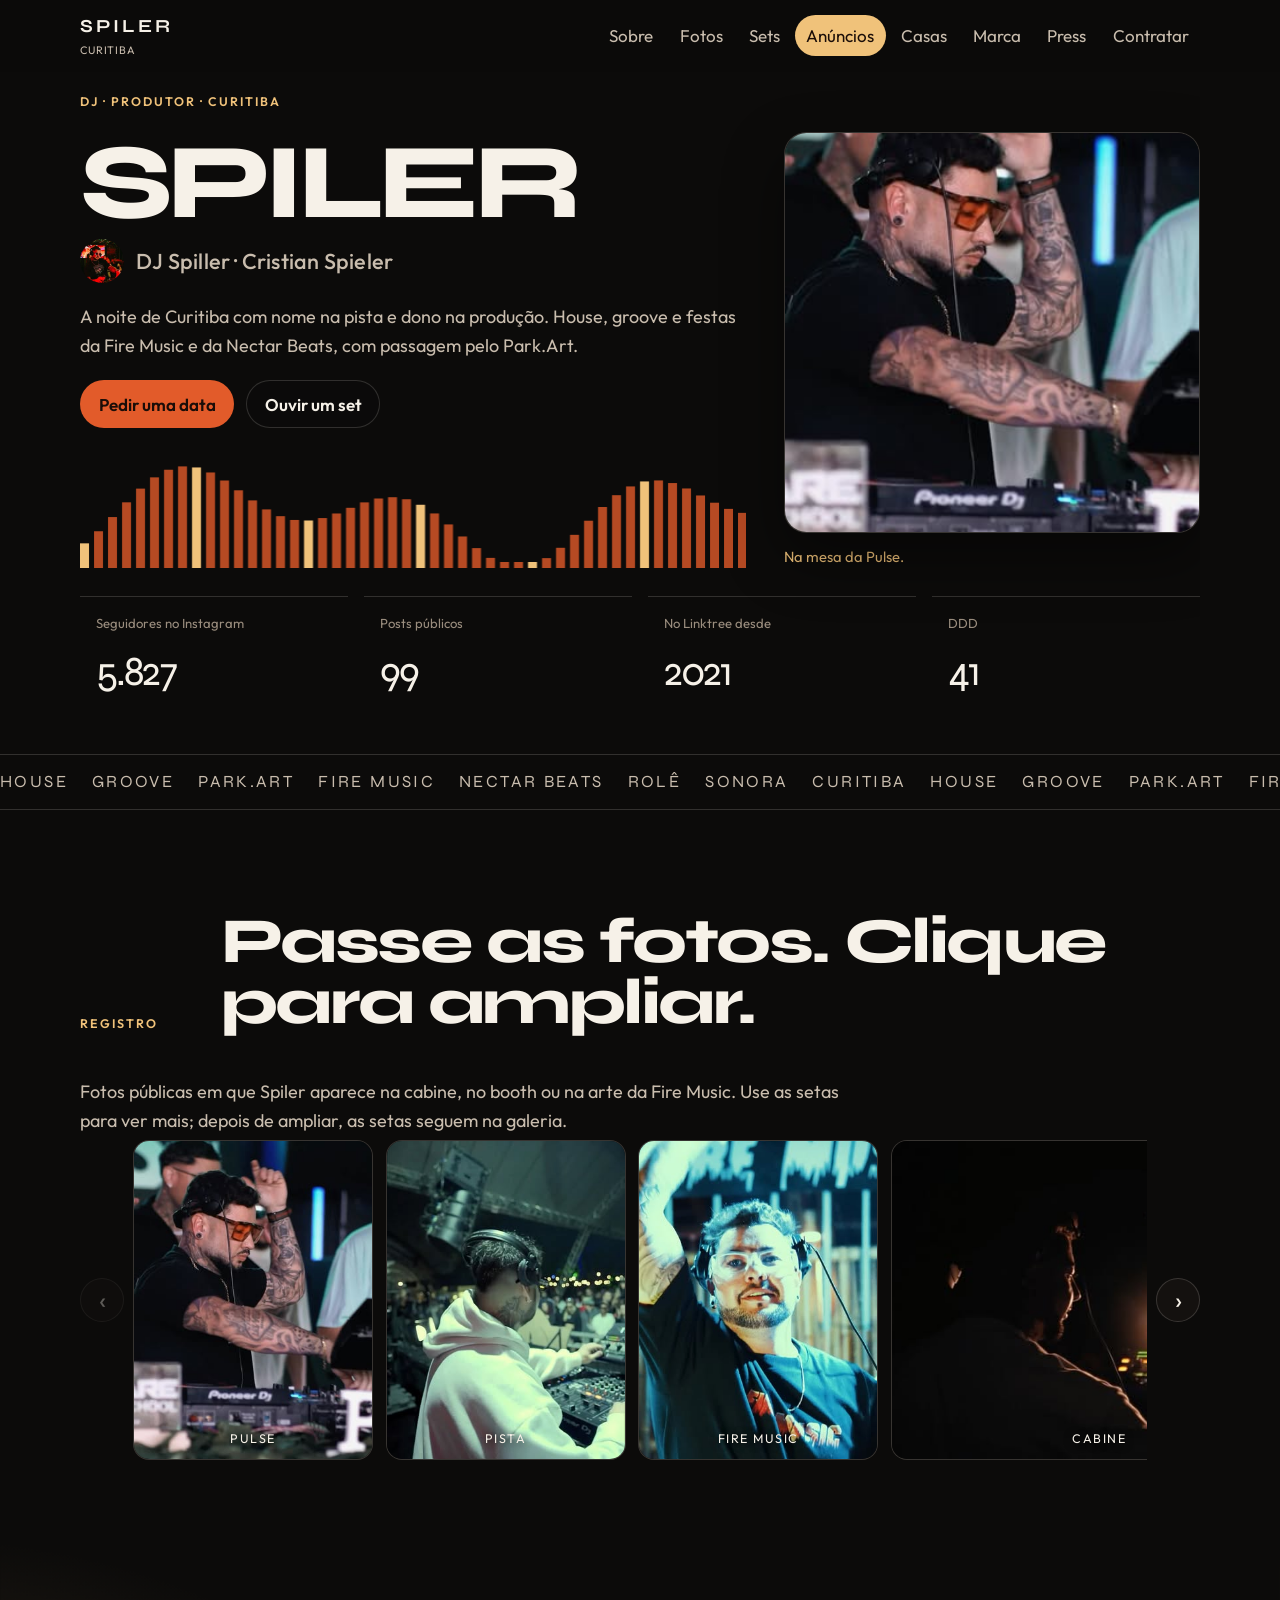
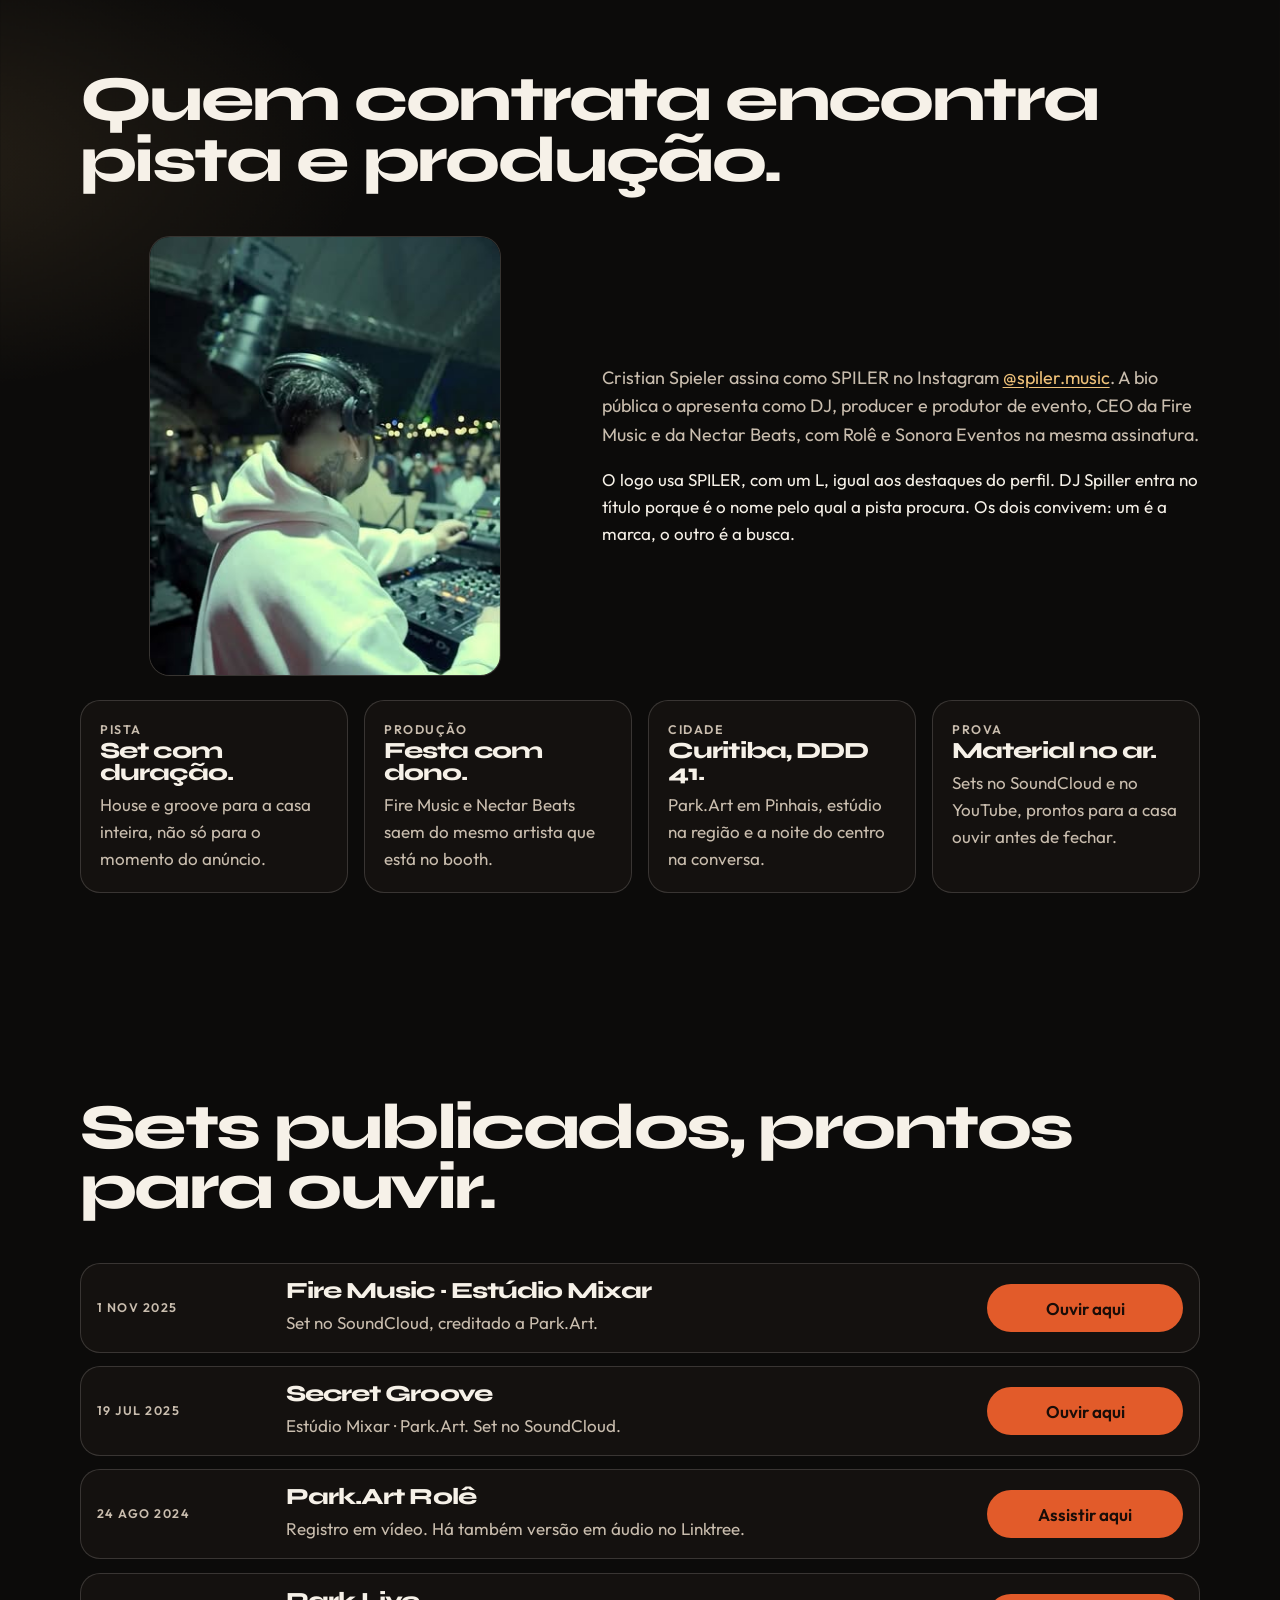
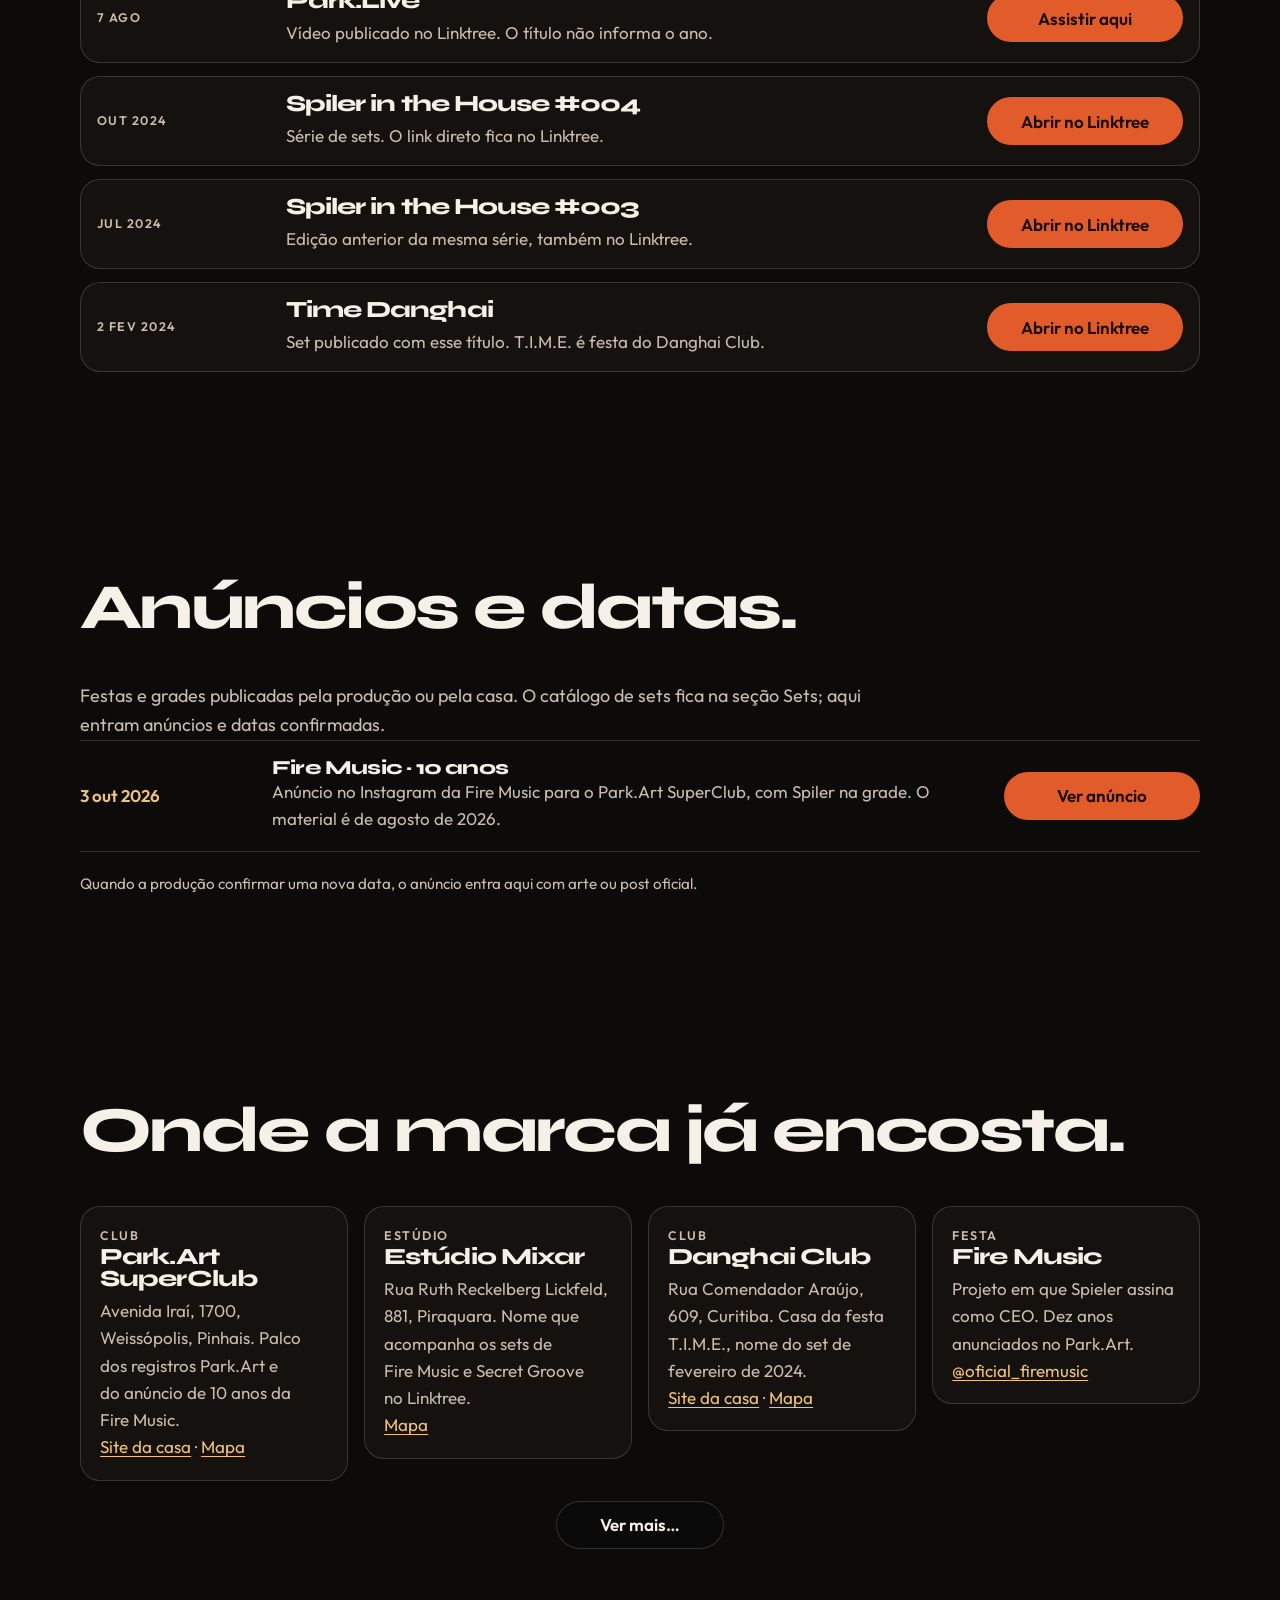
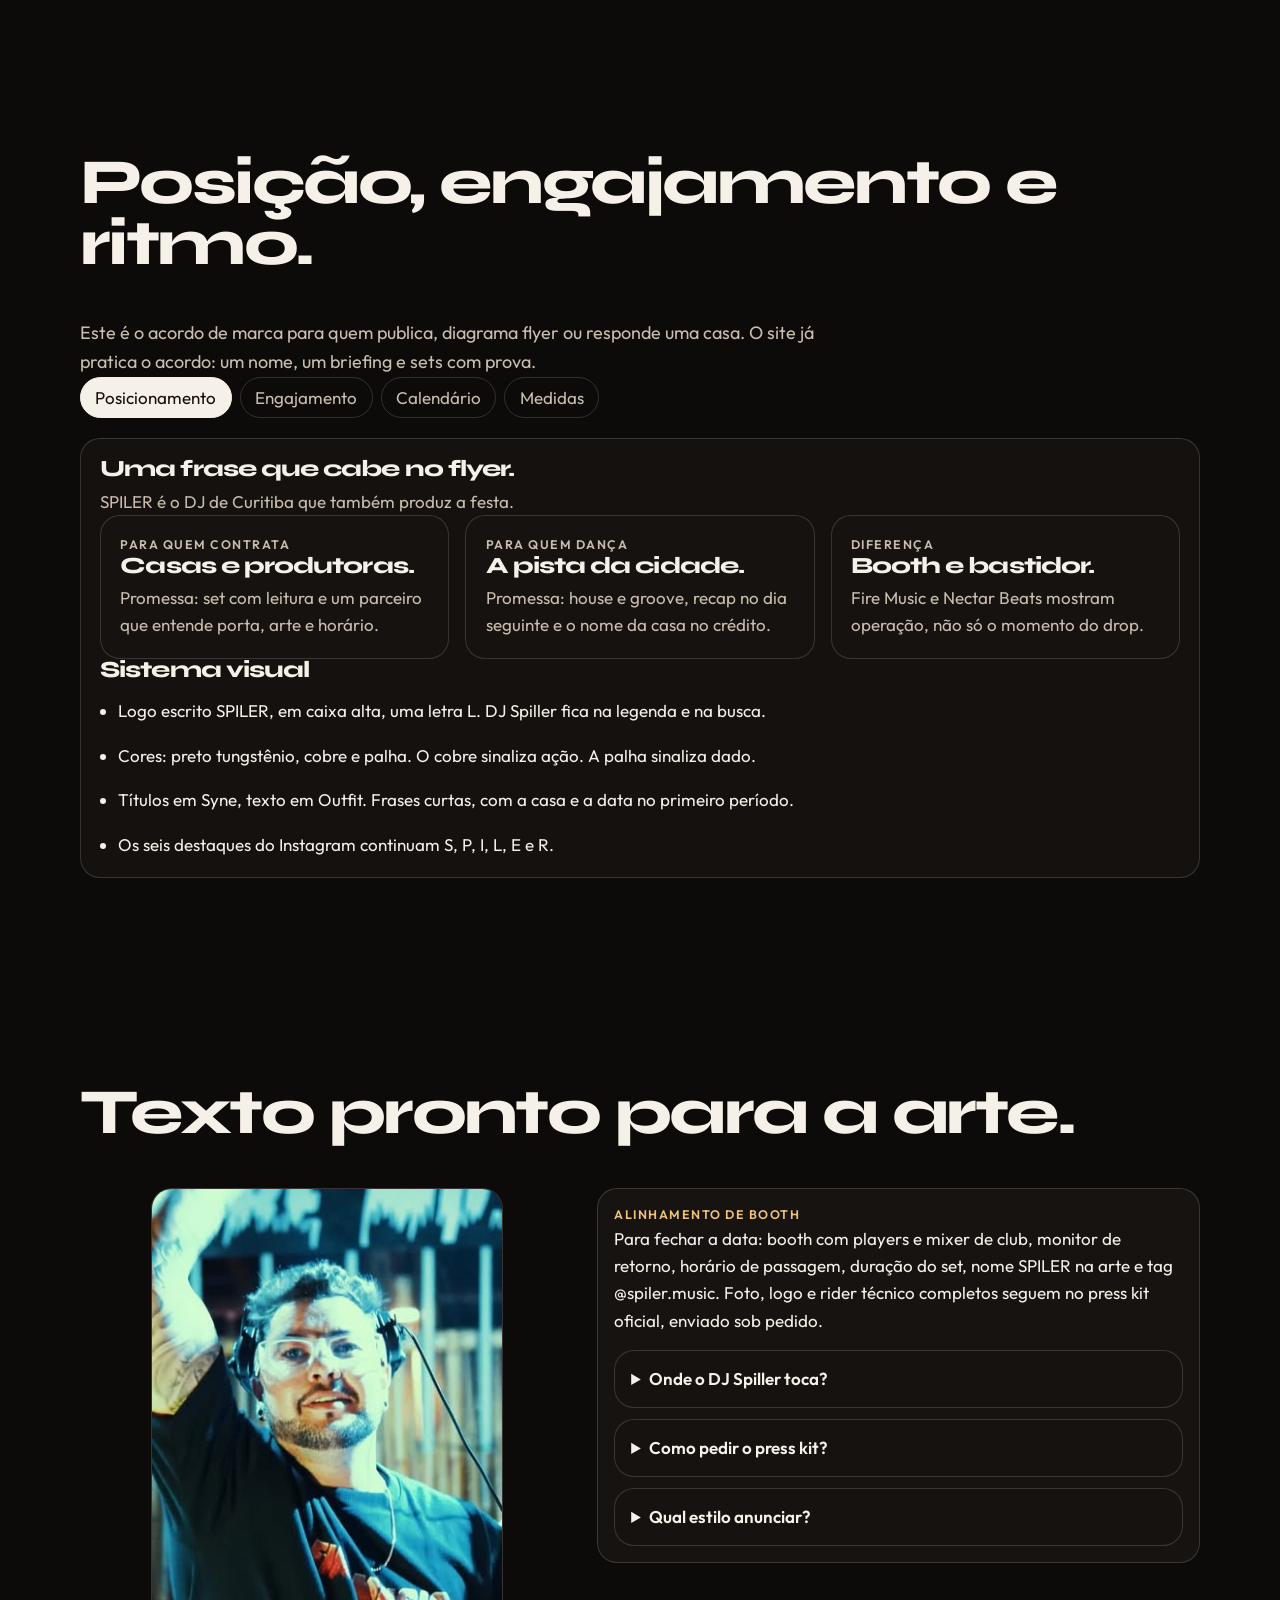
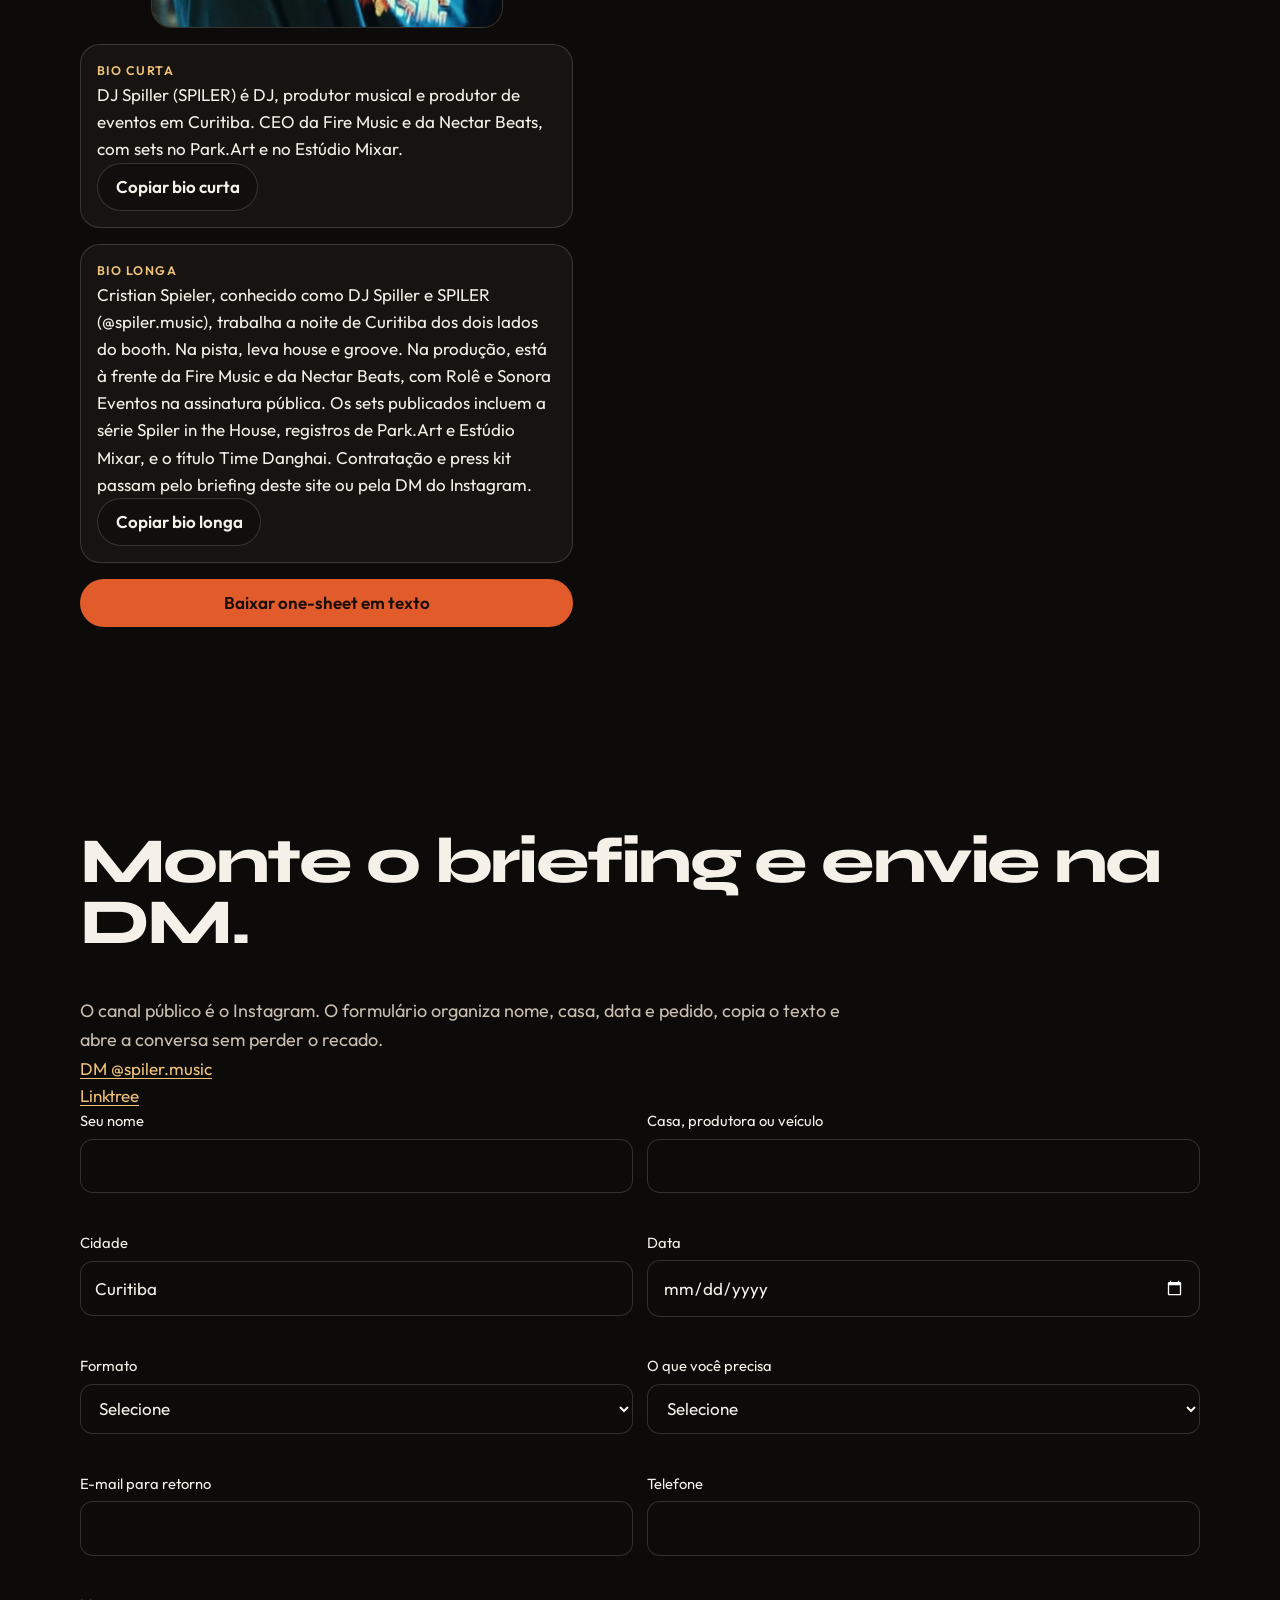
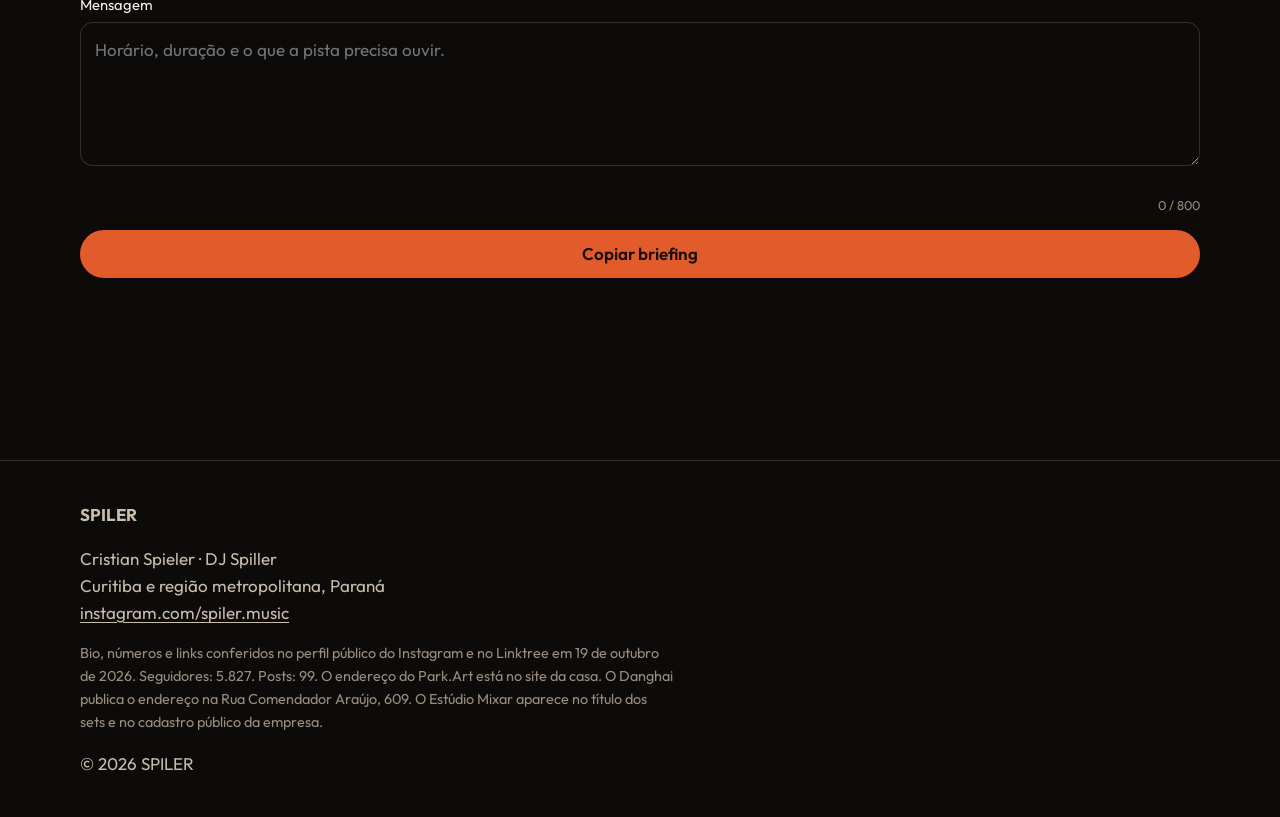
<file: index.html>
<!DOCTYPE html>
<html lang="pt-BR">
<head>
  <meta charset="utf-8">
  <meta name="viewport" content="width=device-width, initial-scale=1">
  <title>DJ Spiller (SPILER) | DJ e produtor em Curitiba</title>
  <meta name="description" content="DJ Spiller, o SPILER, é DJ, produtor musical e produtor de eventos em Curitiba. Ouça os sets, veja Park.Art, Fire Music e peça uma data.">
  <meta name="author" content="Cristian Spieler">
  <meta name="robots" content="index,follow,max-image-preview:large">
  <meta name="theme-color" content="#0c0b0a">
  <meta name="geo.region" content="BR-PR">
  <meta name="geo.placename" content="Curitiba">
  <meta property="og:locale" content="pt_BR">
  <meta property="og:type" content="profile">
  <meta property="og:title" content="DJ Spiller (SPILER) | DJ e produtor em Curitiba">
  <meta property="og:description" content="Sets, casas e briefing para contratar Cristian Spieler, DJ e produtor da noite de Curitiba.">
  <meta property="og:profile:username" content="spiler.music">
  <meta name="twitter:card" content="summary">
  <meta name="twitter:title" content="DJ Spiller (SPILER) | DJ e produtor em Curitiba">
  <meta name="twitter:description" content="House, groove e produção de festas em Curitiba. Fire Music, Nectar Beats, Park.Art.">
  <link rel="icon" href="favicon.svg" type="image/svg+xml">
  <link rel="manifest" href="site.webmanifest">
  <link rel="preconnect" href="https://fonts.googleapis.com">
  <link rel="preconnect" href="https://fonts.gstatic.com" crossorigin>
  <link href="https://fonts.googleapis.com/css2?family=Outfit:wght@300;400;500;600&family=Syne:wght@600;700;800&display=swap" rel="stylesheet">
  <link rel="stylesheet" href="css/styles.css">
  <script type="application/ld+json">
  {
    "@context": "https://schema.org",
    "@graph": [
      {
        "@type": "Person",
        "@id": "#spiler",
        "name": "Cristian Spieler",
        "alternateName": ["DJ Spiller", "SPILER", "spiler.music"],
        "jobTitle": "DJ, produtor musical e produtor de eventos",
        "description": "DJ e produtor baseado em Curitiba. CEO da Fire Music e da Nectar Beats.",
        "url": "https://www.instagram.com/spiler.music/",
        "homeLocation": {
          "@type": "Place",
          "name": "Curitiba",
          "address": {
            "@type": "PostalAddress",
            "addressLocality": "Curitiba",
            "addressRegion": "PR",
            "addressCountry": "BR"
          }
        },
        "sameAs": [
          "https://www.instagram.com/spiler.music/",
          "https://linktr.ee/Cristianspieler",
          "https://www.instagram.com/oficial_firemusic/",
          "https://www.instagram.com/nectar.beats/"
        ],
        "memberOf": [
          { "@type": "Organization", "name": "Fire Music", "sameAs": "https://www.instagram.com/oficial_firemusic/" },
          { "@type": "Organization", "name": "Nectar Beats", "sameAs": "https://www.instagram.com/nectar.beats/" }
        ]
      },
      {
        "@type": "FAQPage",
        "mainEntity": [
          {
            "@type": "Question",
            "name": "Onde o DJ Spiller toca?",
            "acceptedAnswer": {
              "@type": "Answer",
              "text": "Em Curitiba e na região metropolitana. O material público registra sets no Park.Art, no Estúdio Mixar e um set titulado Time Danghai."
            }
          },
          {
            "@type": "Question",
            "name": "Como contratar o DJ Spiller?",
            "acceptedAnswer": {
              "@type": "Answer",
              "text": "Pelo briefing desta página. O texto é copiado para envio na DM do Instagram @spiler.music."
            }
          },
          {
            "@type": "Question",
            "name": "Qual é o estilo do SPILER?",
            "acceptedAnswer": {
              "@type": "Answer",
              "text": "House e groove, com sets longos e leitura de pista. Ele também produz eventos."
            }
          },
          {
            "@type": "Question",
            "name": "O DJ Spiller tem press kit?",
            "acceptedAnswer": {
              "@type": "Answer",
              "text": "Sim. As bios curta e longa ficam nesta página para cópia imediata. Arquivos de foto, logo e rider seguem no material oficial do artista, pedidos pelo briefing."
            }
          }
        ]
      }
    ]
  }
  </script>
</head>
<body>
  <div class="progress" aria-hidden="true"></div>
  <a class="skip" href="#conteudo">Ir para o conteúdo</a>

  <div class="nav-scrim" hidden></div>
  <header class="site-header">
    <a class="brand" href="#topo">
      <strong>SPILER</strong>
      <small>Curitiba</small>
    </a>
    <button class="nav-toggle" type="button" aria-expanded="false" aria-controls="menu-principal" aria-label="Abrir menu">
      <span class="nav-toggle-icon" aria-hidden="true"></span>
    </button>
    <nav id="menu-principal" aria-label="Seções">
      <ul class="nav-list">
        <li><a href="#sobre">Sobre</a></li>
        <li><a href="#fotos">Fotos</a></li>
        <li><a href="#som">Sets</a></li>
        <li><a href="#anuncios">Anúncios</a></li>
        <li><a href="#casas">Casas</a></li>
        <li><a href="#marca">Marca</a></li>
        <li><a href="#press">Press</a></li>
        <li><a href="#contato">Contratar</a></li>
      </ul>
    </nav>
  </header>

  <main id="conteudo">
    <section class="hero wrap" id="topo" aria-labelledby="titulo">
      <div class="hero-copy">
        <p class="kicker">DJ · produtor · Curitiba</p>
        <div class="hero-main">
          <div class="hero-text">
            <h1 id="titulo">SPILER<span class="who"><img src="assets/fotos/perfil.jpg" width="150" height="150" alt="Spiler de fone, na cabine.">DJ Spiller · Cristian Spieler</span></h1>
            <p class="lede">A noite de Curitiba com nome na pista e dono na produção. House, groove e festas da Fire Music e da Nectar Beats, com passagem pelo Park.Art.</p>
            <div class="actions">
              <a class="button primary" href="#contato">Pedir uma data</a>
              <a class="button ghost" href="#som">Ouvir um set</a>
            </div>
            <canvas class="wave" aria-hidden="true"></canvas>
          </div>
          <div class="hero-visual">
            <figure class="hero-frame" id="hero-frame">
              <img id="hero-photo" src="assets/fotos/pulse-2026-09-24.jpg" width="360" height="640" alt="Spiler de fone e óculos escuros, na mesa Pioneer da Pulse.">
            </figure>
            <p id="hero-caption" class="hero-caption">Na mesa da Pulse.</p>
            <ul class="hero-slides" hidden>
              <li data-src="assets/fotos/pulse-2026-09-24.jpg" data-alt="Spiler de fone e óculos escuros, na mesa Pioneer da Pulse." data-caption="Na mesa da Pulse."></li>
              <li data-src="assets/fotos/video-2024-08-29.jpg" data-alt="Spiler de costas, de moletom e fone, na cabine com a pista ao fundo." data-caption="Cabine com a pista atrás."></li>
              <li data-src="assets/fotos/video-2026-02-12.jpg" data-alt="Spiler de fone e óculos, com a Fire Music ao fundo." data-caption="De fone, na Fire Music."></li>
              <li data-src="assets/fotos/foto-2026-10-14.jpg" data-alt="Spiler em silhueta na cabine, com os players acesos." data-caption="Players acesos, outubro de 2026."></li>
              <li data-src="assets/fotos/foto-2026-09-28.jpg" data-alt="Booth da Pulse, com a mesa e o banner da festa." data-caption="Booth da Pulse."></li>
            </ul>
          </div>
        </div>
        <dl class="stats">
          <div class="stat">
            <dt>Seguidores no Instagram</dt>
            <dd data-count="5827">5.827</dd>
          </div>
          <div class="stat">
            <dt>Posts públicos</dt>
            <dd data-count="99">99</dd>
          </div>
          <div class="stat">
            <dt>No Linktree desde</dt>
            <dd>2021</dd>
          </div>
          <div class="stat">
            <dt>DDD</dt>
            <dd>41</dd>
          </div>
        </dl>
      </div>
    </section>

    <div class="marquee" aria-hidden="true">
      <div class="marquee-track">
        <span>House</span>
        <span>Groove</span>
        <span>Park.Art</span>
        <span>Fire Music</span>
        <span>Nectar Beats</span>
        <span>Rolê</span>
        <span>Sonora</span>
        <span>Curitiba</span>
      </div>
    </div>

    <section class="section" id="fotos" aria-labelledby="fotos-titulo">
      <div class="wrap">
        <div class="section-head">
          <p class="kicker">Registro</p>
          <h2 id="fotos-titulo">Passe as fotos. Clique para ampliar.</h2>
        </div>
        <p class="lede">Fotos públicas em que Spiler aparece na cabine, no booth ou na arte da Fire Music. Use as setas para ver mais; depois de ampliar, as setas seguem na galeria.</p>
        <div class="rail-shell">
          <button type="button" class="rail-nav" id="rail-prev" data-rail="prev" aria-label="Foto anterior" disabled>‹</button>
          <div class="rail" id="rail" tabindex="0" aria-label="Fotos de cabine e produção">
          <button type="button" class="shot" data-shot data-src="assets/fotos/pulse-2026-09-24.jpg" data-caption="Spiler na mesa Pioneer da Pulse."><img src="assets/fotos/pulse-2026-09-24.jpg" width="360" height="640" alt="Spiler de fone e óculos escuros, na mesa Pioneer da Pulse."><span>Pulse</span></button>
          <button type="button" class="shot" data-shot data-src="assets/fotos/video-2024-08-29.jpg" data-caption="Cabine com a pista ao fundo, agosto de 2024."><img src="assets/fotos/video-2024-08-29.jpg" width="360" height="640" alt="Spiler de costas na cabine, de moletom claro e fone."><span>Pista</span></button>
          <button type="button" class="shot" data-shot data-src="assets/fotos/video-2026-02-12.jpg" data-caption="De fone, com a Fire Music no fundo."><img src="assets/fotos/video-2026-02-12.jpg" width="361" height="640" alt="Spiler de fone e óculos, braço erguido, faixa da Fire Music atrás."><span>Fire Music</span></button>
          <button type="button" class="shot wide" data-shot data-src="assets/fotos/foto-2026-10-14.jpg" data-caption="Silhueta na cabine, outubro de 2026."><img src="assets/fotos/foto-2026-10-14.jpg" width="640" height="360" alt="Spiler em silhueta, com os players acesos na cabine."><span>Cabine</span></button>
          <button type="button" class="shot" data-shot data-src="assets/fotos/foto-2026-09-28.jpg" data-caption="Booth da Pulse, com o banner da festa."><img src="assets/fotos/foto-2026-09-28.jpg" width="480" height="640" alt="Grupo no booth da Pulse, mesa à frente e banner da festa."><span>Booth</span></button>
          <button type="button" class="shot" data-shot data-src="assets/fotos/show-2026-08-06.jpg" data-caption="Registro de show publicado em agosto de 2026."><img src="assets/fotos/show-2026-08-06.jpg" width="360" height="640" alt="Cabine escura de um show, com a mesa iluminada."><span>Show</span></button>
          <button type="button" class="shot" data-shot data-src="assets/fotos/fire-2026-09-16.jpg" data-caption="Marca dos 10 anos da Fire Music no Park.Art."><img src="assets/fotos/fire-2026-09-16.jpg" width="360" height="640" alt="Logo Fire Music 10 anos e Park.Art Superclub."><span>10 anos</span></button>
          <button type="button" class="shot" data-shot data-src="assets/fotos/fire-flyer-2026-08-11.jpg" data-caption="Flyer da Fire Music com Spiler na grade."><img src="assets/fotos/fire-flyer-2026-08-11.jpg" width="512" height="640" alt="Flyer Fire Music 10 anos no Park.Art, com Spiler no line-up."><span>Grade</span></button>
          </div>
          <button type="button" class="rail-nav" id="rail-next" data-rail="next" aria-label="Próxima foto">›</button>
        </div>
      </div>
    </section>

    <section class="section" id="sobre" aria-labelledby="sobre-titulo">
      <div class="wrap">
        <div class="section-head">
          <h2 id="sobre-titulo">Quem contrata encontra pista e produção.</h2>
        </div>
        <div class="about-grid">
          <button type="button" class="about-photo" data-open="assets/fotos/video-2024-08-29.jpg">
            <img src="assets/fotos/video-2024-08-29.jpg" width="360" height="640" alt="Spiler de costas na cabine, com a pista ao fundo.">
          </button>
          <div class="stack">
            <p class="lede">Cristian Spieler assina como SPILER no Instagram <a class="text-link" href="https://www.instagram.com/spiler.music/?utm_source=site-spiler&amp;utm_medium=referral&amp;utm_campaign=hub" rel="me noopener">@spiler.music</a>. A bio pública o apresenta como DJ, producer e produtor de evento, CEO da Fire Music e da Nectar Beats, com Rolê e Sonora Eventos na mesma assinatura.</p>
            <p>O logo usa SPILER, com um L, igual aos destaques do perfil. DJ Spiller entra no título porque é o nome pelo qual a pista procura. Os dois convivem: um é a marca, o outro é a busca.</p>
          </div>
        </div>
        <div class="pillars">
          <article class="card">
            <p class="meta">Pista</p>
            <h3>Set com duração.</h3>
            <p>House e groove para a casa inteira, não só para o momento do anúncio.</p>
          </article>
          <article class="card">
            <p class="meta">Produção</p>
            <h3>Festa com dono.</h3>
            <p>Fire Music e Nectar Beats saem do mesmo artista que está no booth.</p>
          </article>
          <article class="card">
            <p class="meta">Cidade</p>
            <h3>Curitiba, DDD 41.</h3>
            <p>Park.Art em Pinhais, estúdio na região e a noite do centro na conversa.</p>
          </article>
          <article class="card">
            <p class="meta">Prova</p>
            <h3>Material no ar.</h3>
            <p>Sets no SoundCloud e no YouTube, prontos para a casa ouvir antes de fechar.</p>
          </article>
        </div>
      </div>
    </section>

    <section class="section" id="som" aria-labelledby="som-titulo">
      <div class="wrap">
        <div class="section-head">
          <h2 id="som-titulo">Sets publicados, prontos para ouvir.</h2>
        </div>
        <div class="sets">
          <article class="set" id="set-fire-2025">
            <p class="meta">1 nov 2025</p>
            <div>
              <h3>Fire Music · Estúdio Mixar</h3>
              <p>Set no SoundCloud, creditado a Park.Art.</p>
            </div>
            <div class="set-actions">
              <a class="button primary" href="https://on.soundcloud.com/CLnTgW8ShA5MzS3vlj" target="_blank" rel="noopener noreferrer">Ouvir aqui</a>
            </div>
          </article>
          <article class="set" id="set-secret-2025">
            <p class="meta">19 jul 2025</p>
            <div>
              <h3>Secret Groove</h3>
              <p>Estúdio Mixar · Park.Art. Set no SoundCloud.</p>
            </div>
            <div class="set-actions">
              <a class="button primary" href="https://on.soundcloud.com/CT8wxQRGNa7uSz88A8" target="_blank" rel="noopener noreferrer">Ouvir aqui</a>
            </div>
          </article>
          <article class="set" id="set-role-2024">
            <p class="meta">24 ago 2024</p>
            <div>
              <h3>Park.Art Rolê</h3>
              <p>Registro em vídeo. Há também versão em áudio no Linktree.</p>
            </div>
            <div class="set-actions">
              <a class="button primary" href="https://youtu.be/fs2O5VukDSQ" target="_blank" rel="noopener noreferrer">Assistir aqui</a>
            </div>
          </article>
          <article class="set" id="set-parklive">
            <p class="meta">7 ago</p>
            <div>
              <h3>Park.Live</h3>
              <p>Vídeo publicado no Linktree. O título não informa o ano.</p>
            </div>
            <div class="set-actions">
              <a class="button primary" href="https://youtu.be/g_u6zsg_C_Q" target="_blank" rel="noopener noreferrer">Assistir aqui</a>
            </div>
          </article>
          <article class="set" id="set-house-004">
            <p class="meta">out 2024</p>
            <div>
              <h3>Spiler in the House #004</h3>
              <p>Série de sets. O link direto fica no Linktree.</p>
            </div>
            <div class="set-actions">
              <a class="button primary" href="https://linktr.ee/Cristianspieler?utm_source=site-spiler&amp;utm_medium=referral&amp;utm_campaign=set-004" target="_blank" rel="noopener noreferrer">Abrir no Linktree</a>
            </div>
          </article>
          <article class="set" id="set-house-003">
            <p class="meta">jul 2024</p>
            <div>
              <h3>Spiler in the House #003</h3>
              <p>Edição anterior da mesma série, também no Linktree.</p>
            </div>
            <div class="set-actions">
              <a class="button primary" href="https://linktr.ee/Cristianspieler?utm_source=site-spiler&amp;utm_medium=referral&amp;utm_campaign=set-003" target="_blank" rel="noopener noreferrer">Abrir no Linktree</a>
            </div>
          </article>
          <article class="set" id="set-danghai">
            <p class="meta">2 fev 2024</p>
            <div>
              <h3>Time Danghai</h3>
              <p>Set publicado com esse título. T.I.M.E. é festa do Danghai Club.</p>
            </div>
            <div class="set-actions">
              <a class="button primary" href="https://linktr.ee/Cristianspieler?utm_source=site-spiler&amp;utm_medium=referral&amp;utm_campaign=danghai" target="_blank" rel="noopener noreferrer">Abrir no Linktree</a>
            </div>
          </article>
        </div>
      </div>
    </section>

    <section class="section" id="anuncios" aria-labelledby="anuncios-titulo">
      <div class="wrap">
        <div class="section-head">
          <h2 id="anuncios-titulo">Anúncios e datas.</h2>
        </div>
        <p class="lede">Festas e grades publicadas pela produção ou pela casa. O catálogo de sets fica na seção Sets; aqui entram anúncios e datas confirmadas.</p>
        <div class="timeline timeline--solo">
          <article class="event">
            <time datetime="2026-10-03">3 out 2026</time>
            <div>
              <h3>Fire Music · 10 anos</h3>
              <p>Anúncio no Instagram da Fire Music para o Park.Art SuperClub, com Spiler na grade. O material é de agosto de 2026.</p>
            </div>
            <div class="set-actions">
              <a class="button primary" href="https://www.instagram.com/oficial_firemusic/p/Db6kkrlp0u8/" target="_blank" rel="noopener noreferrer">Ver anúncio</a>
            </div>
          </article>
        </div>
        <p class="section-note">Quando a produção confirmar uma nova data, o anúncio entra aqui com arte ou post oficial.</p>
      </div>
    </section>

    <section class="section" id="casas" aria-labelledby="casas-titulo">
      <div class="wrap">
        <div class="section-head">
          <h2 id="casas-titulo">Onde a marca já encosta.</h2>
        </div>
        <div class="houses-block">
        <div class="houses" id="houses-list">
          <article class="house">
            <p class="meta">Club</p>
            <h3>Park.Art SuperClub</h3>
            <p>Avenida Iraí, 1700, Weissópolis, Pinhais. Palco dos registros Park.Art e do anúncio de 10 anos da Fire Music.</p>
            <p><a href="https://park.art.br/" rel="noopener">Site da casa</a> · <a href="https://www.google.com/maps/search/?api=1&amp;query=Avenida%20Ira%C3%AD%201700%20Pinhais" rel="noopener">Mapa</a></p>
          </article>
          <article class="house">
            <p class="meta">Estúdio</p>
            <h3>Estúdio Mixar</h3>
            <p>Rua Ruth Reckelberg Lickfeld, 881, Piraquara. Nome que acompanha os sets de Fire Music e Secret Groove no Linktree.</p>
            <p><a href="https://www.google.com/maps/search/?api=1&amp;query=Rua%20Ruth%20Reckelberg%20Lickfeld%20881%20Piraquara" rel="noopener">Mapa</a></p>
          </article>
          <article class="house">
            <p class="meta">Club</p>
            <h3>Danghai Club</h3>
            <p>Rua Comendador Araújo, 609, Curitiba. Casa da festa T.I.M.E., nome do set de fevereiro de 2024.</p>
            <p><a href="https://danghai.com.br/" rel="noopener">Site da casa</a> · <a href="https://www.google.com/maps/search/?api=1&amp;query=Rua%20Comendador%20Ara%C3%BAjo%20609%20Curitiba" rel="noopener">Mapa</a></p>
          </article>
          <article class="house">
            <p class="meta">Festa</p>
            <h3>Fire Music</h3>
            <p>Projeto em que Spieler assina como CEO. Dez anos anunciados no Park.Art.</p>
            <p><a href="https://www.instagram.com/oficial_firemusic/" rel="noopener">@oficial_firemusic</a></p>
          </article>
          <article class="house house-more" hidden>
            <p class="meta">Selo</p>
            <h3>Nectar Beats</h3>
            <p>Segunda casa de produção citada na bio, também sob o mesmo CEO.</p>
            <p><a href="https://www.instagram.com/nectar.beats/" rel="noopener">@nectar.beats</a></p>
          </article>
          <article class="house house-more" hidden>
            <p class="meta">Cena</p>
            <h3>Rolê e Sonora</h3>
            <p>A assinatura do perfil fecha com essas duas marcas de Curitiba. O Rolê de agosto de 2024 tem vídeo no Park.Art.</p>
            <p><a href="https://www.instagram.com/rolee.music/" rel="noopener">@rolee.music</a> · <a href="https://www.instagram.com/sonoraeventos.cwb/" rel="noopener">@sonoraeventos.cwb</a></p>
          </article>
        </div>
        <button type="button" class="button ghost houses-more" id="houses-more" aria-expanded="false" aria-controls="houses-list">Ver mais…</button>
        </div>
      </div>
    </section>

    <section class="section" id="marca" aria-labelledby="marca-titulo">
      <div class="wrap">
        <div class="section-head">
          <h2 id="marca-titulo">Posição, engajamento e ritmo.</h2>
        </div>
        <p class="lede">Este é o acordo de marca para quem publica, diagrama flyer ou responde uma casa. O site já pratica o acordo: um nome, um briefing e sets com prova.</p>
        <div class="tabs" role="tablist" aria-label="Playbook da marca">
          <button type="button" role="tab" id="tab-posicao" aria-controls="panel-posicao" aria-selected="true">Posicionamento</button>
          <button type="button" role="tab" id="tab-engaja" aria-controls="panel-engaja" aria-selected="false" tabindex="-1">Engajamento</button>
          <button type="button" role="tab" id="tab-calendario" aria-controls="panel-calendario" aria-selected="false" tabindex="-1">Calendário</button>
          <button type="button" role="tab" id="tab-medidas" aria-controls="panel-medidas" aria-selected="false" tabindex="-1">Medidas</button>
        </div>

        <div class="policy" role="tabpanel" id="panel-posicao" aria-labelledby="tab-posicao">
          <h3>Uma frase que cabe no flyer.</h3>
          <p>SPILER é o DJ de Curitiba que também produz a festa.</p>
          <div class="cards three">
            <article class="card">
              <p class="meta">Para quem contrata</p>
              <h3>Casas e produtoras.</h3>
              <p>Promessa: set com leitura e um parceiro que entende porta, arte e horário.</p>
            </article>
            <article class="card">
              <p class="meta">Para quem dança</p>
              <h3>A pista da cidade.</h3>
              <p>Promessa: house e groove, recap no dia seguinte e o nome da casa no crédito.</p>
            </article>
            <article class="card">
              <p class="meta">Diferença</p>
              <h3>Booth e bastidor.</h3>
              <p>Fire Music e Nectar Beats mostram operação, não só o momento do drop.</p>
            </article>
          </div>
          <h3>Sistema visual</h3>
          <ul class="rules">
            <li>Logo escrito SPILER, em caixa alta, uma letra L. DJ Spiller fica na legenda e na busca.</li>
            <li>Cores: preto tungstênio, cobre e palha. O cobre sinaliza ação. A palha sinaliza dado.</li>
            <li>Títulos em Syne, texto em Outfit. Frases curtas, com a casa e a data no primeiro período.</li>
            <li>Os seis destaques do Instagram continuam S, P, I, L, E e R.</li>
          </ul>
        </div>

        <div class="policy" role="tabpanel" id="panel-engaja" aria-labelledby="tab-engaja" hidden>
          <h3>Regras de publicação</h3>
          <ol class="rules">
            <li>Cada apresentação gera um recap em até 24 horas: um corte vertical, três stories e a tag da casa.</li>
            <li>A cada quinze dias sai um set ou um trecho, com capa SPILER e link nesta página.</li>
            <li>Uma vez por mês a casa da data entra num post conjunto, com o endereço e o horário reais.</li>
            <li>Pedido de press kit sai no mesmo dia útil, com a bio desta página e os arquivos oficiais.</li>
            <li>Parceria paga aparece identificada. Flyer leva o crédito de quem produziu a arte.</li>
            <li>A bio do Instagram aponta para este hub quando o domínio estiver no ar, e o Linktree segue como reserva.</li>
          </ol>
        </div>

        <div class="policy" role="tabpanel" id="panel-calendario" aria-labelledby="tab-calendario" hidden>
          <h3>Ciclo de quatro semanas</h3>
          <div class="table-wrap">
            <table class="calendar">
              <caption class="meta">Repete a cada mês, ajustado à data que estiver confirmada.</caption>
              <thead>
                <tr>
                  <th scope="col">Semana</th>
                  <th scope="col">Peça</th>
                  <th scope="col">Canal</th>
                  <th scope="col">Função</th>
                </tr>
              </thead>
              <tbody>
                <tr>
                  <td>1</td>
                  <td>Recap do último set</td>
                  <td>Reels e stories</td>
                  <td>Provar a pista</td>
                </tr>
                <tr>
                  <td>2</td>
                  <td>Bastidor de produção</td>
                  <td>Feed da Fire, Nectar, Rolê ou Sonora</td>
                  <td>Mostrar quem opera a festa</td>
                </tr>
                <tr>
                  <td>3</td>
                  <td>Set ou trecho novo</td>
                  <td>SoundCloud e card</td>
                  <td>Deixar a casa ouvir antes de fechar</td>
                </tr>
                <tr>
                  <td>4</td>
                  <td>Data e endereço</td>
                  <td>Post com a casa</td>
                  <td>Converter follow em presença</td>
                </tr>
              </tbody>
            </table>
          </div>
        </div>

        <div class="policy" role="tabpanel" id="panel-medidas" aria-labelledby="tab-medidas" hidden>
          <h3>O que acompanhar</h3>
          <ul class="rules">
            <li>Briefings montados nesta página e enviados na DM.</li>
            <li>Salvamentos dos sets e respostas das casas marcadas.</li>
            <li>Seguidores a partir da base de 5.827, medida em 19 de outubro de 2026, sem compra de audiência.</li>
            <li>Tempo de resposta do press kit: até um dia útil.</li>
          </ul>
          <p>O limite é simples: o número publicado precisa existir na pista, no estúdio ou na arte da casa.</p>
        </div>
      </div>
    </section>

    <section class="section" id="press" aria-labelledby="press-titulo">
      <div class="wrap">
        <div class="section-head">
          <h2 id="press-titulo">Texto pronto para a arte.</h2>
        </div>
        <div class="press-grid">
          <div class="bios">
            <button type="button" class="press-photo" data-open="assets/fotos/video-2026-02-12.jpg">
              <img src="assets/fotos/video-2026-02-12.jpg" width="361" height="640" alt="Retrato de Spiler de fone, com a Fire Music ao fundo.">
            </button>
            <article class="bio">
              <p class="meta">Bio curta</p>
              <p id="bio-curta">DJ Spiller (SPILER) é DJ, produtor musical e produtor de eventos em Curitiba. CEO da Fire Music e da Nectar Beats, com sets no Park.Art e no Estúdio Mixar.</p>
              <button type="button" class="button ghost" data-copy="bio-curta">Copiar bio curta</button>
            </article>
            <article class="bio">
              <p class="meta">Bio longa</p>
              <p id="bio-longa">Cristian Spieler, conhecido como DJ Spiller e SPILER (@spiler.music), trabalha a noite de Curitiba dos dois lados do booth. Na pista, leva house e groove. Na produção, está à frente da Fire Music e da Nectar Beats, com Rolê e Sonora Eventos na assinatura pública. Os sets publicados incluem a série Spiler in the House, registros de Park.Art e Estúdio Mixar, e o título Time Danghai. Contratação e press kit passam pelo briefing deste site ou pela DM do Instagram.</p>
              <button type="button" class="button ghost" data-copy="bio-longa">Copiar bio longa</button>
            </article>
            <p id="copy-status" class="status" hidden></p>
            <button type="button" class="button primary" id="baixar-sheet">Baixar one-sheet em texto</button>
          </div>
          <article class="bio">
            <p class="meta">Alinhamento de booth</p>
            <p id="rider">Para fechar a data: booth com players e mixer de club, monitor de retorno, horário de passagem, duração do set, nome SPILER na arte e tag @spiler.music. Foto, logo e rider técnico completos seguem no press kit oficial, enviado sob pedido.</p>
            <div class="faq stack">
              <details>
                <summary>Onde o DJ Spiller toca?</summary>
                <p>Curitiba e a região. Os registros públicos passam pelo Park.Art, em Pinhais, pelo Estúdio Mixar, em Piraquara, e por um set titulado Time Danghai.</p>
              </details>
              <details>
                <summary>Como pedir o press kit?</summary>
                <p>No briefing, escolha “Press kit”. As bios saem na hora. Foto, logo e rider vêm do material que o artista já usa.</p>
              </details>
              <details>
                <summary>Qual estilo anunciar?</summary>
                <p>House e groove. Na arte, cabe também “produtor de eventos” quando a peça falar da Fire Music ou da Nectar Beats.</p>
              </details>
            </div>
          </article>
        </div>
      </div>
    </section>

    <section class="section" id="contato" aria-labelledby="contato-titulo">
      <div class="wrap contact-grid">
        <div>
          <div class="section-head">
            <h2 id="contato-titulo">Monte o briefing e envie na DM.</h2>
          </div>
          <p class="lede">O canal público é o Instagram. O formulário organiza nome, casa, data e pedido, copia o texto e abre a conversa sem perder o recado.</p>
          <p><a class="text-link" href="https://ig.me/m/spiler.music">DM @spiler.music</a><br>
          <a class="text-link" href="https://linktr.ee/Cristianspieler" rel="me noopener">Linktree</a></p>
        </div>
        <form class="form" id="briefing" novalidate>
          <div class="hp" aria-hidden="true">
            <label for="empresa-site">Site</label>
            <input id="empresa-site" name="empresa-site" tabindex="-1" autocomplete="off">
          </div>
          <div class="fields">
            <label class="field">
              <span>Seu nome</span>
              <input id="nome" name="nome" autocomplete="name" required>
              <small class="error" id="nome-erro"></small>
            </label>
            <label class="field">
              <span>Casa, produtora ou veículo</span>
              <input id="casa" name="casa" autocomplete="organization" required>
              <small class="error" id="casa-erro"></small>
            </label>
            <label class="field">
              <span>Cidade</span>
              <input id="cidade" name="cidade" autocomplete="address-level2" value="Curitiba" required>
              <small class="error" id="cidade-erro"></small>
            </label>
            <label class="field">
              <span>Data</span>
              <input id="data" name="data" type="date" required>
              <small class="error" id="data-erro"></small>
            </label>
            <label class="field">
              <span>Formato</span>
              <select id="formato" name="formato" required>
                <option value="">Selecione</option>
                <option>Club</option>
                <option>Festival</option>
                <option>After</option>
                <option>Corporativo</option>
                <option>Open format</option>
              </select>
              <small class="error" id="formato-erro"></small>
            </label>
            <label class="field">
              <span>O que você precisa</span>
              <select id="necessidade" name="necessidade" required>
                <option value="">Selecione</option>
                <option value="data">Contratar um set</option>
                <option value="press">Press kit</option>
                <option value="parceria">Parceria de festa</option>
                <option value="outro">Outro</option>
              </select>
              <small class="error" id="necessidade-erro"></small>
            </label>
            <label class="field">
              <span>E-mail para retorno</span>
              <input id="email" name="email" type="email" autocomplete="email" inputmode="email">
              <small class="error" id="email-erro"></small>
            </label>
            <label class="field">
              <span>Telefone</span>
              <input id="fone" name="fone" type="tel" autocomplete="tel" inputmode="tel">
              <small class="error" id="fone-erro"></small>
            </label>
            <label class="field wide">
              <span>Mensagem</span>
              <textarea id="mensagem" name="mensagem" maxlength="800" required placeholder="Horário, duração e o que a pista precisa ouvir."></textarea>
              <small class="error" id="mensagem-erro"></small>
              <small class="counter" id="mensagem-contador">0 / 800</small>
            </label>
          </div>
          <button class="button primary" type="submit">Copiar briefing</button>
          <div id="form-status" class="status" role="status" hidden></div>
          <pre id="briefing-preview" class="status" hidden></pre>
        </form>
      </div>
    </section>
  </main>

  <footer class="site-footer">
    <div class="wrap">
      <strong>SPILER</strong>
      <address>
        Cristian Spieler · DJ Spiller<br>
        Curitiba e região metropolitana, Paraná<br>
        <a href="https://www.instagram.com/spiler.music/" rel="me noopener">instagram.com/spiler.music</a>
      </address>
      <p class="source">Bio, números e links conferidos no perfil público do Instagram e no Linktree em 19 de outubro de 2026. Seguidores: 5.827. Posts: 99. O endereço do Park.Art está no site da casa. O Danghai publica o endereço na Rua Comendador Araújo, 609. O Estúdio Mixar aparece no título dos sets e no cadastro público da empresa.</p>
      <p>© 2026 SPILER</p>
    </div>
  </footer>

  <div class="dock" hidden>
    <a class="button primary" href="#contato">Pedir uma data</a>
  </div>
  <noscript>
    <p class="wrap">Os sets, as casas e o texto de imprensa estão na página. Para copiar o briefing, ative o JavaScript ou escreva direto para @spiler.music.</p>
  </noscript>
  <dialog id="lightbox" class="lightbox" aria-labelledby="lightbox-caption">
    <div class="lightbox-bar">
      <p id="lightbox-count"></p>
      <button type="button" class="button ghost" data-lightbox="close">Fechar</button>
    </div>
    <div class="lightbox-stage">
      <button type="button" class="lightbox-nav" data-lightbox="prev" aria-label="Foto anterior">‹</button>
      <img id="lightbox-img" alt="">
      <button type="button" class="lightbox-nav" data-lightbox="next" aria-label="Próxima foto">›</button>
    </div>
    <p id="lightbox-caption"></p>
  </dialog>
  <script src="js/main.js"></script>
</body>
</html>
</file>
<file: css/styles.css>
@layer reset, tokens, base, layout, components, motion;

@layer reset {
  *,
  *::before,
  *::after {
    box-sizing: border-box;
  }

  html {
    scroll-behavior: smooth;
  }

  body,
  h1,
  h2,
  h3,
  p,
  figure,
  blockquote,
  dl,
  dd {
    margin: 0;
  }

  ul,
  ol {
    margin: 0;
    padding: 0;
  }

  button,
  input,
  select,
  textarea {
    font: inherit;
    color: inherit;
  }

  button {
    cursor: pointer;
    background: none;
    border: 0;
  }

  img,
  svg,
  canvas,
  iframe {
    display: block;
    max-width: 100%;
  }

  a {
    color: inherit;
  }
}

@layer tokens {
  :root {
    --bg: #0c0b0a;
    --bg-2: #161311;
    --bg-3: #211c18;
    --ink: #f6f1e8;
    --muted: #c9bdae;
    --faint: #9a8d7e;
    --line: color-mix(in srgb, var(--ink) 16%, transparent);
    --copper: #e25b2a;
    --copper-deep: #9a3412;
    --sand: #f0c27a;
    --good: #c8e2b0;
    --danger: #ffb4a2;
    --font-display: "Syne", "Segoe UI", sans-serif;
    --font-body: "Outfit", "Segoe UI", sans-serif;
    --shadow: 0 24px 60px color-mix(in srgb, black 45%, transparent);
    --radius: 1.25rem;
    --header: 4.5rem;
    --measure: 66ch;
    color-scheme: dark;
  }
}

@layer base {
  html {
    background: var(--bg);
  }

  body {
    min-height: 100vh;
    font-family: var(--font-body);
    font-weight: 400;
    font-size: 1.0625rem;
    line-height: 1.6;
    color: var(--ink);
    background:
      radial-gradient(1200px 500px at 90% -10%, color-mix(in srgb, var(--copper) 28%, transparent), transparent 60%),
      radial-gradient(900px 420px at -10% 20%, color-mix(in srgb, var(--sand) 12%, transparent), transparent 55%),
      var(--bg);
  }

  ::selection {
    background: var(--copper);
    color: #1a0d08;
  }

  :focus-visible {
    outline: 2px solid var(--sand);
    outline-offset: 3px;
  }

  .skip {
    position: absolute;
    inset-inline-start: 1rem;
    inset-block-start: 1rem;
    z-index: 20;
    transform: translateY(-160%);
    padding: 0.6rem 0.9rem;
    background: var(--sand);
    color: #1a0d08;
    text-decoration: none;
  }

  .skip:focus {
    transform: none;
  }

  h1,
  h2,
  h3 {
    font-family: var(--font-display);
    font-weight: 750;
    line-height: 0.95;
    letter-spacing: -0.04em;
    text-wrap: wrap;
    min-width: 0;
    max-width: 100%;
  }

  p,
  li {
    text-wrap: pretty;
  }

  a {
    text-underline-offset: 0.18em;
  }
}

@layer layout {
  .wrap {
    width: min(1120px, calc(100% - 2rem));
    margin-inline: auto;
  }

  .site-header {
    position: sticky;
    inset-block-start: 0;
    z-index: 10;
    display: flex;
    align-items: center;
    justify-content: space-between;
    gap: 1rem;
    min-height: var(--header);
    padding-inline: max(1rem, calc((100% - 1120px) / 2));
    background: color-mix(in srgb, var(--bg) 78%, transparent);
    border-block-end: 1px solid transparent;
    backdrop-filter: blur(16px);
  }

  .site-header nav {
    min-width: 0;
  }

  .site-header.is-stuck {
    border-block-end-color: var(--line);
  }

  .brand {
    display: grid;
    text-decoration: none;
  }

  .brand strong {
    font-family: var(--font-display);
    font-size: 1.15rem;
    letter-spacing: 0.16em;
  }

  .brand small {
    color: var(--muted);
    letter-spacing: 0.08em;
    text-transform: uppercase;
    font-size: 0.68rem;
  }

  .nav-toggle {
    display: none;
  }

  .nav-list {
    display: flex;
    gap: 0.25rem;
    overflow-x: auto;
    scroll-snap-type: x mandatory;
    scrollbar-width: none;
    list-style: none;
  }

  .nav-list::-webkit-scrollbar {
    display: none;
  }

  .nav-list a {
    display: inline-flex;
    scroll-snap-align: start;
    padding: 0.45rem 0.7rem;
    border-radius: 999px;
    text-decoration: none;
    color: var(--muted);
    white-space: nowrap;
  }

  .nav-list a[aria-current="true"] {
    color: #1a0d08;
    background: var(--sand);
  }

  .progress {
    position: fixed;
    inset-inline: 0;
    inset-block-start: 0;
    z-index: 30;
    height: 3px;
    transform-origin: left center;
    transform: scaleX(0);
    background: linear-gradient(90deg, var(--copper), var(--sand));
  }

  main {
    padding-block-end: 5rem;
  }

  .section {
    padding-block: clamp(4rem, 8vw, 7rem);
    scroll-margin-top: calc(var(--header) + 0.75rem);
  }

  .section-head {
    display: grid;
    gap: 0.8rem;
    margin-block-end: clamp(1.5rem, 4vw, 2.75rem);
    min-width: 0;
  }

  .kicker {
    color: var(--sand);
    font-size: 0.78rem;
    font-weight: 600;
    letter-spacing: 0.16em;
    text-transform: uppercase;
    max-width: 100%;
  }

  .section-head h2 {
    font-size: clamp(1.65rem, 5vw, 4.2rem);
  }

  .lede {
    max-width: var(--measure);
    color: var(--muted);
    font-size: 1.125rem;
  }

  .split {
    display: grid;
    gap: 2rem;
  }

  .stack {
    display: grid;
    gap: 1rem;
  }
}

@layer components {
  .hero {
    position: relative;
    display: grid;
    align-items: end;
    min-height: calc(100svh - var(--header));
    padding-block: 2rem 3rem;
    overflow: clip;
  }

  .wave {
    width: 100%;
    height: 7.5rem;
    pointer-events: none;
  }

  .hero-copy {
    position: relative;
    z-index: 1;
    display: grid;
    gap: 1.25rem;
    min-width: 0;
  }

  .hero-text {
    display: grid;
    gap: 1.25rem;
    align-content: start;
    min-width: 0;
    container-type: inline-size;
  }

  .hero h1 {
    max-width: 100%;
    font-size: clamp(2.7rem, 16cqi, 10.5rem);
    letter-spacing: -0.06em;
  }

  .hero h1 span {
    display: block;
    margin-block-start: 0.35rem;
    font-family: var(--font-body);
    font-size: clamp(1rem, 2vw, 1.35rem);
    font-weight: 500;
    letter-spacing: 0.01em;
    line-height: 1.4;
    color: var(--muted);
  }

  .actions {
    display: flex;
    flex-wrap: wrap;
    gap: 0.75rem;
  }

  .button {
    display: inline-flex;
    align-items: center;
    justify-content: center;
    min-height: 3rem;
    padding-inline: 1.1rem;
    border-radius: 999px;
    border: 1px solid transparent;
    text-decoration: none;
    font-weight: 600;
  }

  .button.primary {
    background: var(--copper);
    color: #1a0d08;
  }

  .button.primary:hover {
    background: color-mix(in srgb, var(--copper) 80%, white);
  }

  .button.ghost {
    border-color: var(--line);
    background: color-mix(in srgb, var(--bg) 40%, transparent);
  }

  .button.ghost:hover {
    border-color: var(--sand);
  }

  .button:disabled {
    opacity: 0.45;
    cursor: not-allowed;
  }

  .marquee {
    max-width: 100%;
    border-block: 1px solid var(--line);
    overflow: clip;
    padding-block: 0.85rem;
  }

  .marquee-track {
    display: flex;
    width: max-content;
    gap: 1.5rem;
  }

  .marquee span {
    font-family: var(--font-display);
    letter-spacing: 0.14em;
    text-transform: uppercase;
    color: var(--muted);
  }

  .stats {
    display: grid;
    grid-template-columns: repeat(auto-fit, minmax(min(100%, 9rem), 1fr));
    gap: 1rem;
    margin-block-start: 0.5rem;
    min-width: 0;
  }

  .stat {
    display: grid;
    gap: 0.3rem;
    padding: 1rem;
    border-block-start: 1px solid var(--line);
  }

  .stat dt {
    color: var(--faint);
    font-size: 0.82rem;
  }

  .stat dd {
    font-family: var(--font-display);
    font-size: clamp(1.8rem, 4vw, 2.6rem);
    letter-spacing: -0.05em;
  }

  @supports (grid-template-rows: subgrid) {
    @media (min-width: 48rem) {
      .stats {
        grid-template-rows: auto auto;
      }

      .stat {
        grid-template-rows: subgrid;
        grid-row: span 2;
      }
    }
  }

  .about-grid {
    display: grid;
    gap: 2rem;
    align-items: center;
    margin-block-end: 1.5rem;
  }

  .vinyl {
    width: min(100%, 280px);
    justify-self: center;
    aspect-ratio: 1;
    border-radius: 50%;
    background:
      radial-gradient(circle at 50% 50%, var(--sand) 0 7%, #1a120e 7.2% 11%, transparent 11.2% 16%, #14110f 16% 100%),
      repeating-radial-gradient(circle at 50% 50%, #3a2a22 0 1px, #120f0d 1px 5px);
    box-shadow: inset 0 0 0 12px var(--bg), var(--shadow);
    display: grid;
    place-items: center;
  }

  .vinyl span {
    margin-block-start: 38%;
    font-family: var(--font-display);
    font-size: 0.72rem;
    letter-spacing: 0.18em;
  }

  .pillars,
  .cards,
  .houses {
    display: grid;
    gap: 1rem;
  }

  .card,
  .house,
  .set,
  .policy,
  .faq details {
    background: color-mix(in srgb, var(--bg-2) 88%, transparent);
    border: 1px solid var(--line);
    border-radius: var(--radius);
  }

  .card,
  .house,
  .policy {
    padding: 1.2rem;
  }

  .card h3,
  .house h3,
  .set h3,
  .policy h3 {
    font-size: 1.45rem;
    margin-block-end: 0.45rem;
  }

  .meta {
    color: var(--sand);
    font-size: 0.78rem;
    font-weight: 600;
    letter-spacing: 0.12em;
    text-transform: uppercase;
  }

  .stage {
    display: grid;
    place-items: center;
    min-height: 11rem;
    margin-block-end: 1.25rem;
    padding: 1rem;
    border: 1px dashed var(--line);
    border-radius: var(--radius);
    background: var(--bg-2);
    color: var(--muted);
    text-align: center;
  }

  .stage iframe {
    width: 100%;
    border: 0;
    border-radius: calc(var(--radius) - 0.4rem);
  }

  .stage[data-ratio="wide"] iframe {
    aspect-ratio: 16 / 9;
    height: auto;
  }

  .stage[data-ratio="band"] iframe {
    height: 166px;
  }

  .filters,
  .tabs {
    display: flex;
    gap: 0.5rem;
    overflow-x: auto;
    scroll-snap-type: x mandatory;
    padding-block-end: 0.25rem;
    margin-block-end: 1rem;
  }

  .filters button,
  .tabs button {
    scroll-snap-align: start;
    min-height: 2.6rem;
    padding-inline: 0.9rem;
    border-radius: 999px;
    border: 1px solid var(--line);
    color: var(--muted);
    white-space: nowrap;
  }

  .filters button[aria-pressed="true"],
  .tabs button[aria-selected="true"] {
    background: var(--ink);
    color: #1a0d08;
    border-color: var(--ink);
  }

.sets {
  display: grid;
  gap: 0.8rem;
  container-type: inline-size;
}

  .set {
    container-type: inline-size;
    display: grid;
    gap: 0.8rem;
    padding: 1rem;
  }

  .set p {
    color: var(--muted);
  }

  .set-actions {
    display: flex;
    width: 100%;
  }

  .set-actions .button {
    width: 100%;
    min-height: 3rem;
    padding-inline: 0.85rem;
    white-space: nowrap;
  }

  @container (min-width: 40rem) {
    .set {
      grid-template-columns: minmax(8rem, 11rem) minmax(0, 1fr) 12.25rem;
      align-items: center;
    }

    .set-actions {
      justify-self: stretch;
    }
  }

  .timeline {
    display: grid;
  }

  .event {
    display: grid;
    gap: 0.35rem 1rem;
    padding-block: 1.15rem;
    border-block-start: 1px solid var(--line);
  }

  .event time {
    color: var(--sand);
    font-weight: 600;
  }

  .event p {
    color: var(--muted);
  }

  .event .set-actions {
    width: 100%;
  }

  .event .set-actions .button {
    width: 100%;
  }

  .section-note {
    margin-block-start: 1.25rem;
    max-width: var(--measure);
    color: var(--muted);
    font-size: 0.95rem;
  }

  .timeline--solo .event {
    border-block-end: 1px solid var(--line);
  }

  .houses {
    grid-template-columns: repeat(auto-fit, minmax(16rem, 1fr));
  }

  .house p,
  .card p,
  .policy p {
    color: var(--muted);
  }

  .house a,
  .text-link {
    color: var(--sand);
  }

  .tab-panel[hidden] {
    display: none;
  }

  .rules {
    display: grid;
    gap: 0.75rem;
    margin-block-start: 1rem;
    padding-inline-start: 1.1rem;
  }

  .rules li + li {
    margin-block-start: 0.35rem;
  }

  .calendar {
    width: 100%;
    border-collapse: collapse;
  }

  .calendar th,
  .calendar td {
    padding: 0.85rem 0.7rem;
    border-block-end: 1px solid var(--line);
    text-align: start;
    vertical-align: top;
  }

  .calendar th {
    color: var(--faint);
    font-size: 0.78rem;
    letter-spacing: 0.08em;
    text-transform: uppercase;
  }

  .table-wrap {
    overflow-x: auto;
  }

  .bios {
    display: grid;
    gap: 1rem;
  }

  .bio {
    padding: 1rem;
    border-radius: var(--radius);
    background: var(--bg-2);
    border: 1px solid var(--line);
  }

  .faq {
    display: grid;
    gap: 0.7rem;
    margin-block-start: 1rem;
  }

  .faq details {
    padding: 0.9rem 1rem;
  }

  .faq summary {
    cursor: pointer;
    font-weight: 600;
  }

  .faq details p {
    margin-block-start: 0.7rem;
    color: var(--muted);
  }

  .form {
    display: grid;
    gap: 0.9rem;
  }

  .fields {
    display: grid;
    gap: 0.9rem;
  }

  .field {
    display: grid;
    gap: 0.35rem;
  }

  .field span {
    font-size: 0.92rem;
  }

  .field input,
  .field select,
  .field textarea {
    width: 100%;
    padding: 0.8rem 0.9rem;
    border-radius: 0.8rem;
    border: 1px solid var(--line);
    background: var(--bg);
  }

  .field textarea {
    min-height: 9rem;
    resize: vertical;
  }

  .field:has(:user-invalid),
  .field:has([aria-invalid="true"]) {
    --line: color-mix(in srgb, var(--danger) 70%, var(--line));
  }

  .error {
    min-height: 1.1rem;
    color: var(--danger);
    font-size: 0.85rem;
  }

  .counter {
    color: var(--faint);
    font-size: 0.8rem;
    justify-self: end;
  }

  .status {
    padding: 0.9rem 1rem;
    border-radius: 0.9rem;
    background: var(--bg-3);
  }

  .status[data-state="ok"] {
    background: color-mix(in srgb, var(--good) 16%, var(--bg-2));
  }

  .status a {
    color: var(--sand);
  }

  #briefing-preview {
    white-space: pre-wrap;
    margin-block-start: 0.8rem;
  }

  .hp {
    position: absolute;
    inline-size: 1px;
    block-size: 1px;
    overflow: hidden;
    clip-path: inset(50%);
  }

  .dock {
    position: fixed;
    inset-inline: 0;
    inset-block-end: 0;
    z-index: 12;
    display: flex;
    justify-content: center;
    padding: 0.75rem;
    background: color-mix(in srgb, var(--bg) 88%, transparent);
    border-block-start: 1px solid var(--line);
    backdrop-filter: blur(12px);
  }

  .dock[hidden] {
    display: none;
  }

  .site-footer {
    padding-block: 2.5rem 6rem;
    border-block-start: 1px solid var(--line);
    color: var(--muted);
  }

  .site-footer .wrap {
    display: grid;
    gap: 1rem;
  }

  address {
    font-style: normal;
  }

  .source {
    max-width: var(--measure);
    color: var(--faint);
    font-size: 0.9rem;
  }
}

@layer motion {
  @media (prefers-reduced-motion: no-preference) {
    .vinyl {
      animation: spin 22s linear infinite;
    }

    .marquee-track {
      animation: ticker 28s linear infinite;
    }

    .marquee:hover .marquee-track {
      animation-play-state: paused;
    }
  }

  @keyframes spin {
    to {
      transform: rotate(1turn);
    }
  }

  @keyframes ticker {
    to {
      transform: translateX(-50%);
    }
  }
}

@media (max-width: 47.99rem) {
  .site-header {
    position: sticky;
  }

  .brand,
  .nav-toggle,
  .site-header nav {
    position: relative;
    z-index: 1;
  }

  .nav-toggle {
    display: grid;
    place-items: center;
    width: 2.75rem;
    height: 2.75rem;
    margin-inline-start: auto;
    border: 1px solid var(--line);
    border-radius: 999px;
    color: var(--ink);
  }

  .nav-toggle-icon,
  .nav-toggle-icon::before,
  .nav-toggle-icon::after {
    display: block;
    width: 1.1rem;
    height: 1.5px;
    border-radius: 1px;
    background: currentColor;
  }

  .nav-toggle-icon {
    position: relative;
  }

  .nav-toggle-icon::before,
  .nav-toggle-icon::after {
    content: "";
    position: absolute;
    inset-inline-start: 0;
  }

  .nav-toggle-icon::before {
    transform: translateY(-6px);
  }

  .nav-toggle-icon::after {
    transform: translateY(6px);
  }

  .site-header.is-open .nav-toggle-icon {
    background: transparent;
  }

  .site-header.is-open .nav-toggle-icon::before {
    transform: rotate(45deg);
  }

  .site-header.is-open .nav-toggle-icon::after {
    transform: rotate(-45deg);
  }

  .nav-scrim {
    position: fixed;
    inset: 0;
    z-index: 9;
    background: color-mix(in srgb, black 58%, transparent);
  }

  .site-header nav {
    position: absolute;
    inset-inline: 0;
    inset-block-start: 100%;
    display: none;
    max-height: calc(100dvh - var(--header));
    overflow-y: auto;
    padding: 0.55rem 0.85rem 1rem;
    background: var(--bg-2);
    border-block-end: 1px solid var(--line);
    box-shadow: var(--shadow);
  }

  .site-header.is-open nav {
    display: block;
  }

  .nav-list {
    flex-direction: column;
    gap: 0.15rem;
    overflow: visible;
  }

  .nav-list a {
    display: flex;
    padding: 0.8rem 0.9rem;
    font-size: 1.05rem;
  }

  body.nav-open {
    overflow: hidden;
  }
}

@media (max-width: 47.99rem) and (prefers-reduced-motion: no-preference) {
  .nav-toggle-icon,
  .nav-toggle-icon::before,
  .nav-toggle-icon::after {
    transition: transform 180ms ease, background-color 160ms ease;
  }
}

@media (min-width: 48rem) {
  .fields {
    grid-template-columns: 1fr 1fr;
  }

  .field.wide {
    grid-column: 1 / -1;
  }

  .event {
    grid-template-columns: 11rem minmax(0, 1fr) 12.25rem;
    align-items: center;
  }

  .event .set-actions .button {
    width: 100%;
  }

  .section-head:has(.kicker) {
    grid-template-columns: 8rem 1fr;
    align-items: end;
  }
}

@media (min-width: 64rem) {
  .about-grid,
  .contact-grid,
  .press-grid {
    grid-template-columns: 0.9fr 1.1fr;
  }

  .pillars,
  .cards {
    grid-template-columns: repeat(4, 1fr);
  }

  .cards.three {
    grid-template-columns: repeat(3, 1fr);
  }

  .dock {
    display: none;
  }

  .site-footer {
    padding-block-end: 2.5rem;
  }
}

@media (max-width: 63.99rem) {
  body.has-dock {
    padding-block-end: 4.5rem;
  }
}

@media (prefers-reduced-motion: reduce) {
  html {
    scroll-behavior: auto;
  }
}

@media (prefers-contrast: more) {
  :root {
    --muted: #f6f1e8;
    --line: #f6f1e8;
  }
}

@media print {
  body {
    background: #fff;
    color: #161311;
  }

  .site-header,
  .progress,
  .marquee,
  .wave,
  .vinyl,
  .dock,
  .stage,
  .filters,
  .actions,
  .set-actions,
  .form,
  .tabs {
    display: none !important;
  }

  .lightbox,
  .rail-shell {
    display: none !important;
  }

  .house-more[hidden] {
    display: block !important;
  }

  .houses-more {
    display: none !important;
  }

  a {
    text-decoration: underline;
  }

  .section {
    break-inside: avoid;
  }
}

.hero {
  min-height: 0;
  align-items: center;
  align-content: start;
  padding-block: 1.25rem 2rem;
}

.hero h1 .who {
  display: flex;
  align-items: center;
  gap: 0.75rem;
}

.hero h1 .who img {
  width: 2.75rem;
  height: 2.75rem;
  border-radius: 50%;
  object-fit: cover;
}

.hero-visual {
  display: grid;
  gap: 0.75rem;
  width: 100%;
  min-height: 0;
  grid-template-rows: minmax(0, 1fr) auto;
  align-content: stretch;
}

.hero-frame {
  position: relative;
  width: 100%;
  height: auto;
  margin: 0;
  aspect-ratio: 4 / 5;
  border: 1px solid var(--line);
  border-radius: 1.4rem;
  overflow: hidden;
  background: #120f0d;
  box-shadow: var(--shadow);
}

.hero-frame img {
  position: absolute;
  inset: 0;
  width: 100%;
  height: 100%;
  object-fit: cover;
  object-position: center;
  transition: opacity 180ms ease;
}

.hero-caption {
  color: var(--sand);
  font-size: 0.92rem;
}

.rail-shell {
  display: grid;
  grid-template-columns: auto minmax(0, 1fr) auto;
  gap: 0.55rem;
  align-items: center;
}

.rail-nav {
  flex: 0 0 auto;
  width: 2.75rem;
  height: 2.75rem;
  border-radius: 50%;
  border: 1px solid var(--line);
  background: color-mix(in srgb, var(--bg-2) 92%, transparent);
  color: var(--ink);
  font-size: 1.65rem;
  line-height: 1;
}

.rail-nav:disabled {
  opacity: 0.35;
  cursor: not-allowed;
}

.rail {
  display: flex;
  gap: 0.8rem;
  min-width: 0;
  overflow-x: hidden;
  scroll-snap-type: x mandatory;
  padding-block: 0.25rem 0.35rem;
  scrollbar-width: none;
  -ms-overflow-style: none;
  touch-action: pan-y;
}

.rail::-webkit-scrollbar {
  display: none;
}

.shot,
.about-photo,
.press-photo {
  position: relative;
  padding: 0;
  overflow: hidden;
  border: 1px solid var(--line);
  background: #120f0d;
  cursor: zoom-in;
}

.shot {
  flex: 0 0 min(68vw, 15rem);
  scroll-snap-align: start;
  aspect-ratio: 3 / 4;
  border-radius: 1rem;
}

.shot.wide {
  flex-basis: min(88vw, 26rem);
  aspect-ratio: 16 / 10;
}

.shot img,
.about-photo img,
.press-photo img {
  width: 100%;
  height: 100%;
  object-fit: cover;
  transition: transform 500ms ease;
}

.shot:hover img,
.about-photo:hover img,
.press-photo:hover img {
  transform: scale(1.06);
}

.shot span {
  position: absolute;
  inset-inline: 0.6rem;
  inset-block-end: 0.6rem;
  color: #f6f1e8;
  font-size: 0.78rem;
  letter-spacing: 0.12em;
  text-transform: uppercase;
  text-shadow: 0 1px 8px #000;
}

.about-photo,
.press-photo {
  width: min(100%, 22rem);
  aspect-ratio: 4 / 5;
  border-radius: 1.3rem;
  justify-self: center;
}

.houses {
  align-items: start;
}

.houses-block {
  display: grid;
  gap: 1.25rem;
}

.houses-more {
  justify-self: center;
  min-width: 10.5rem;
}

.press-grid {
  display: grid;
  gap: 1.5rem;
  align-items: start;
}

.lightbox {
  width: min(960px, calc(100vw - 1.5rem));
  max-height: calc(100vh - 1.5rem);
  padding: 0.8rem;
  border: 0;
  border-radius: 1rem;
  background: #100e0c;
  color: var(--ink);
}

.lightbox::backdrop {
  background: rgb(8 7 6 / 88%);
}

.lightbox-bar,
.lightbox-stage {
  display: flex;
  align-items: center;
  justify-content: space-between;
  gap: 0.75rem;
}

.lightbox-stage {
  margin-block: 0.7rem;
}

.lightbox img {
  width: min(100%, 760px);
  max-height: 72vh;
  margin-inline: auto;
  object-fit: contain;
  border-radius: 0.7rem;
}

.lightbox-nav {
  flex: 0 0 auto;
  width: 2.6rem;
  height: 2.6rem;
  border-radius: 50%;
  border: 1px solid var(--line);
  font-size: 1.6rem;
  line-height: 1;
}

#lightbox-caption {
  color: var(--muted);
}

@media (max-width: 63.99rem) {
  .hero-copy,
  .hero-main,
  .hero-text {
    display: contents;
  }

  .hero .kicker { order: 1; }
  .hero h1 { order: 2; }
  .hero-visual { order: 3; }
  .hero .lede { order: 4; }
  .hero .actions { order: 5; }
  .hero .wave { order: 6; }
  .hero .stats { order: 7; }
}

@media (min-width: 64rem) {
  .hero-main {
    display: grid;
    grid-template-columns: minmax(0, 1fr) minmax(22rem, 26rem);
    gap: clamp(1.5rem, 3vw, 3rem);
    align-items: stretch;
  }

  .hero-visual {
    height: 100%;
    min-height: 0;
  }

  .hero-frame {
    width: 100%;
    height: 100%;
    aspect-ratio: auto;
  }
}

@media (prefers-reduced-motion: reduce) {
  .hero-frame img,
  .shot img,
  .about-photo img,
  .press-photo img {
    transition: none;
  }
}
</file>
